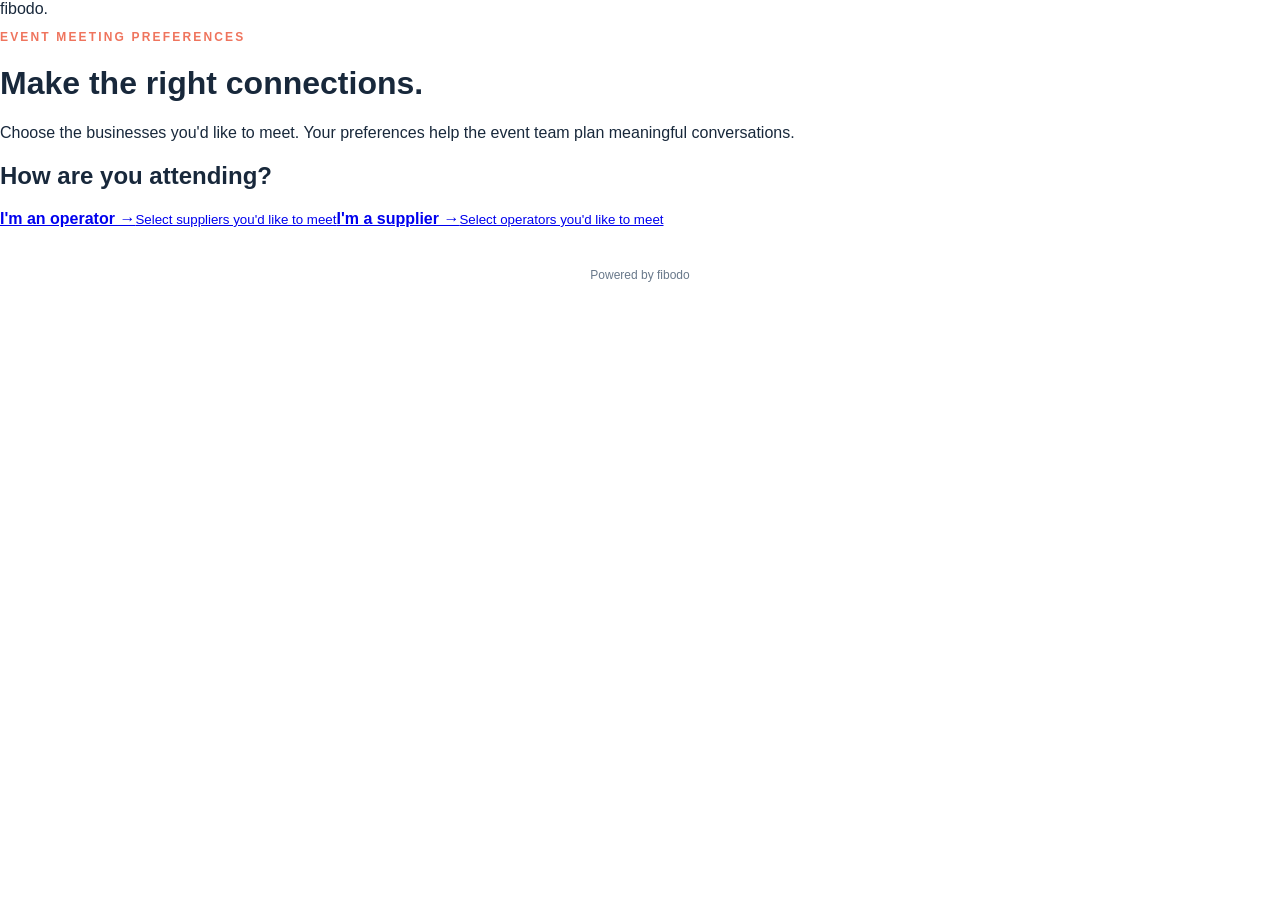
<file: index.html>
<!doctype html>
<html lang="en">

<head>
    <meta charset="utf-8">
    <meta name="viewport" content="width=device-width,initial-scale=1">
    <title>Meeting Selector | fibodo</title>
    <link rel="stylesheet" href="styles.css">
</head>

<body>
    <main class="wrap">
        <header>
            <div class="brand">fibodo<span>.</span></div>
            <p class="eyebrow">EVENT MEETING PREFERENCES</p>
            <h1>Make the right connections.</h1>
            <p class="intro">Choose the businesses you'd like to meet. Your preferences help the event team plan
                meaningful conversations.</p>
        </header>
        <section class="panel">
            <div id="choice">
                <h2>How are you attending?</h2>
                <div class="roles"><a class="role" href="operators.html"><strong>I'm an operator →</strong><small>Select
                            suppliers you'd like to meet</small></a><a class="role" href="suppliers.html"><strong>I'm a
                            supplier →</strong><small>Select operators you'd like to meet</small></a></div>
            </div>
        </section>
        <footer>Powered by fibodo</footer>
    </main>
</body>

</html>
</file>
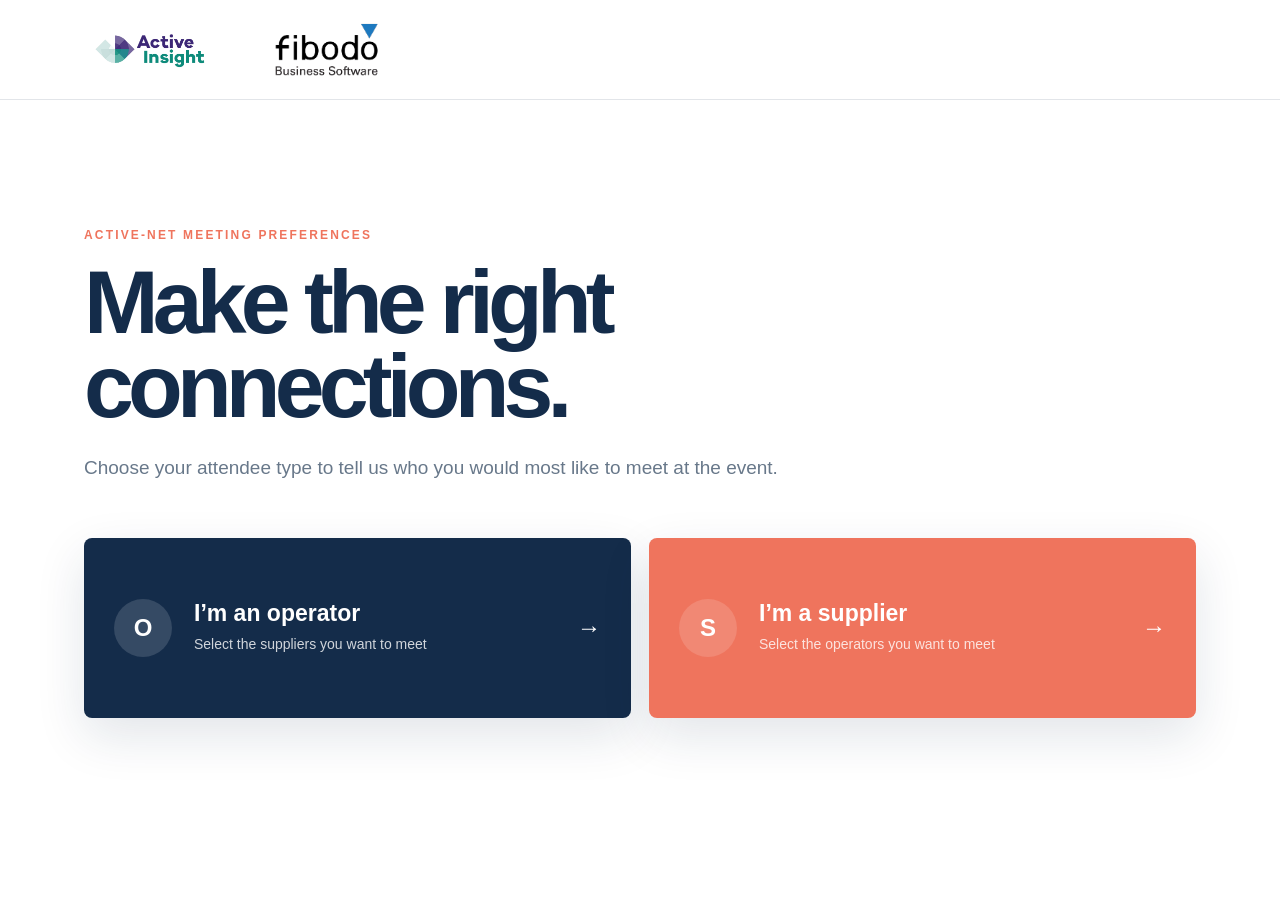
<file: active-insight-scotland.html>
<!doctype html>
<html lang="en">
<head>
  <meta charset="utf-8">
  <meta name="viewport" content="width=device-width, initial-scale=1">
  <meta name="description" content="Choose your active-net meeting preferences.">
  <title>fibodo Meeting Selector</title>
  <link rel="stylesheet" href="active-styles.css">
</head>
<body>
  <main class="site-shell">
    <header class="brand-header">
      <div class="brand-logos">
        <img class="active-insight-logo" src="ACT232-active-insight-logo_jpg-e1696514725689.jpg" alt="Active Insight">
        <a href="index.html" aria-label="Meeting preferences home"><img class="fibodo-logo" src="fibodo-logo.svg" alt="fibodo"></a>
      </div>
    </header>
    <section class="welcome">
      <div class="eyebrow">active-net meeting preferences</div>
      <h1>Make the right connections.</h1>
      <p>Choose your attendee type to tell us who you would most like to meet at the event.</p>
      <div class="journey-grid">
        <a href="operators.html" class="journey-card"><span class="journey-icon">O</span><span><strong>I’m an operator</strong><small>Select the suppliers you want to meet</small></span><b aria-hidden="true">→</b></a>
        <a href="suppliers.html" class="journey-card coral"><span class="journey-icon">S</span><span><strong>I’m a supplier</strong><small>Select the operators you want to meet</small></span><b aria-hidden="true">→</b></a>
      </div>
    </section>
  </main>
</body>
</html>
</file>
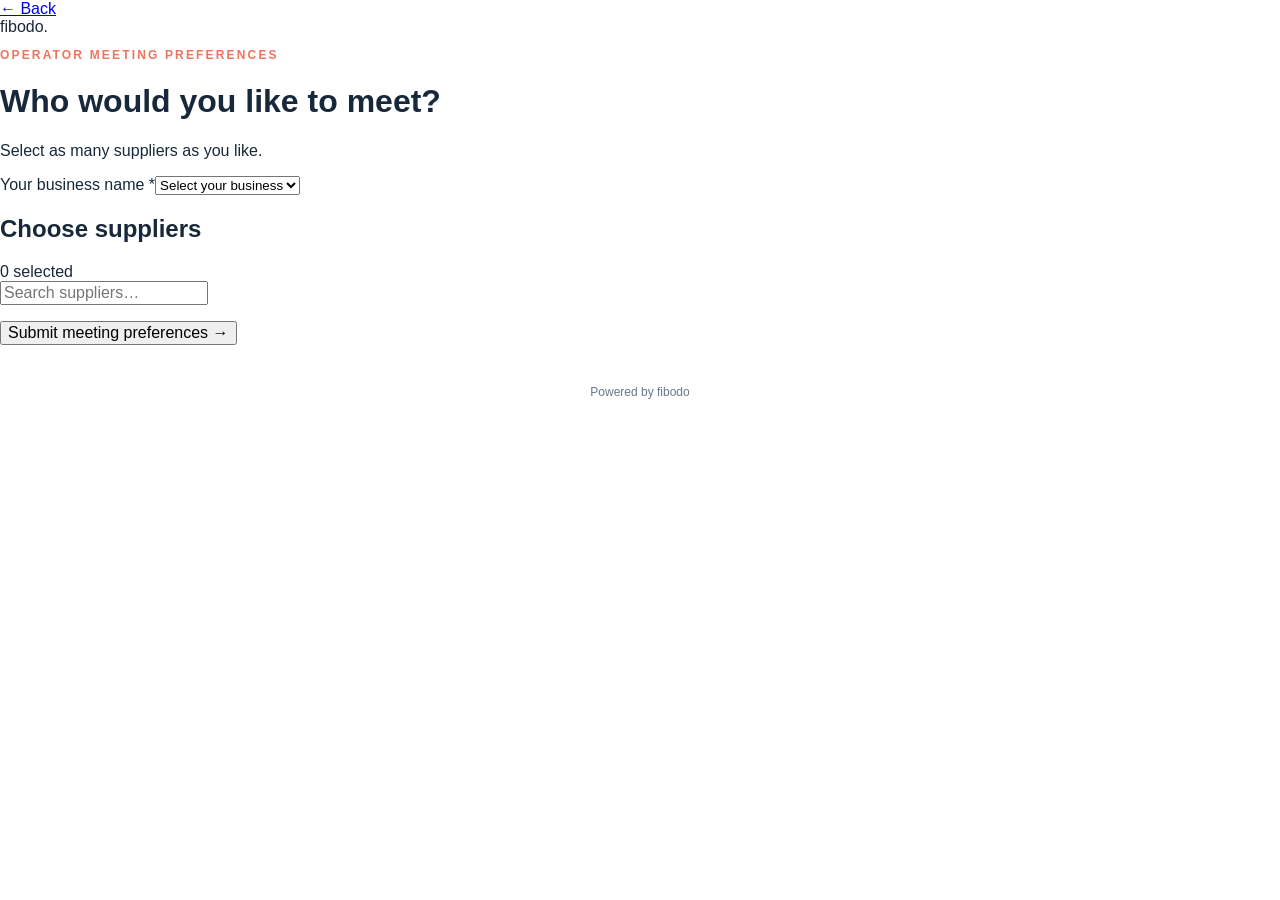
<file: operators.html>
<!doctype html><html lang="en"><head><meta charset="utf-8"><meta name="viewport" content="width=device-width,initial-scale=1"><title>Operator preferences | fibodo</title><link rel="stylesheet" href="styles.css"></head><body data-role="Operator"><main class="wrap"><header><a class="back" href="index.html">← Back</a><div class="brand">fibodo<span>.</span></div><p class="eyebrow">OPERATOR MEETING PREFERENCES</p><h1>Who would you like to meet?</h1><p class="intro">Select as many suppliers as you like.</p></header><section class="panel"><form id="meetingForm"><label for="business">Your business name <span aria-hidden="true">*</span></label><select id="business" required><option value="">Select your business</option></select><a id="ownWebsite" class="own-website" target="_blank" rel="noopener noreferrer" hidden></a><div class="listheading"><h2>Choose suppliers</h2><span id="count">0 selected</span></div><input id="search" type="search" placeholder="Search suppliers…" aria-label="Search suppliers"><div id="options" class="options"></div><p id="status" class="status" role="status" aria-live="polite"></p><button id="submit" type="submit">Submit meeting preferences →</button></form></section><footer>Powered by fibodo</footer></main><script src="script.js"></script></body></html>
</file>
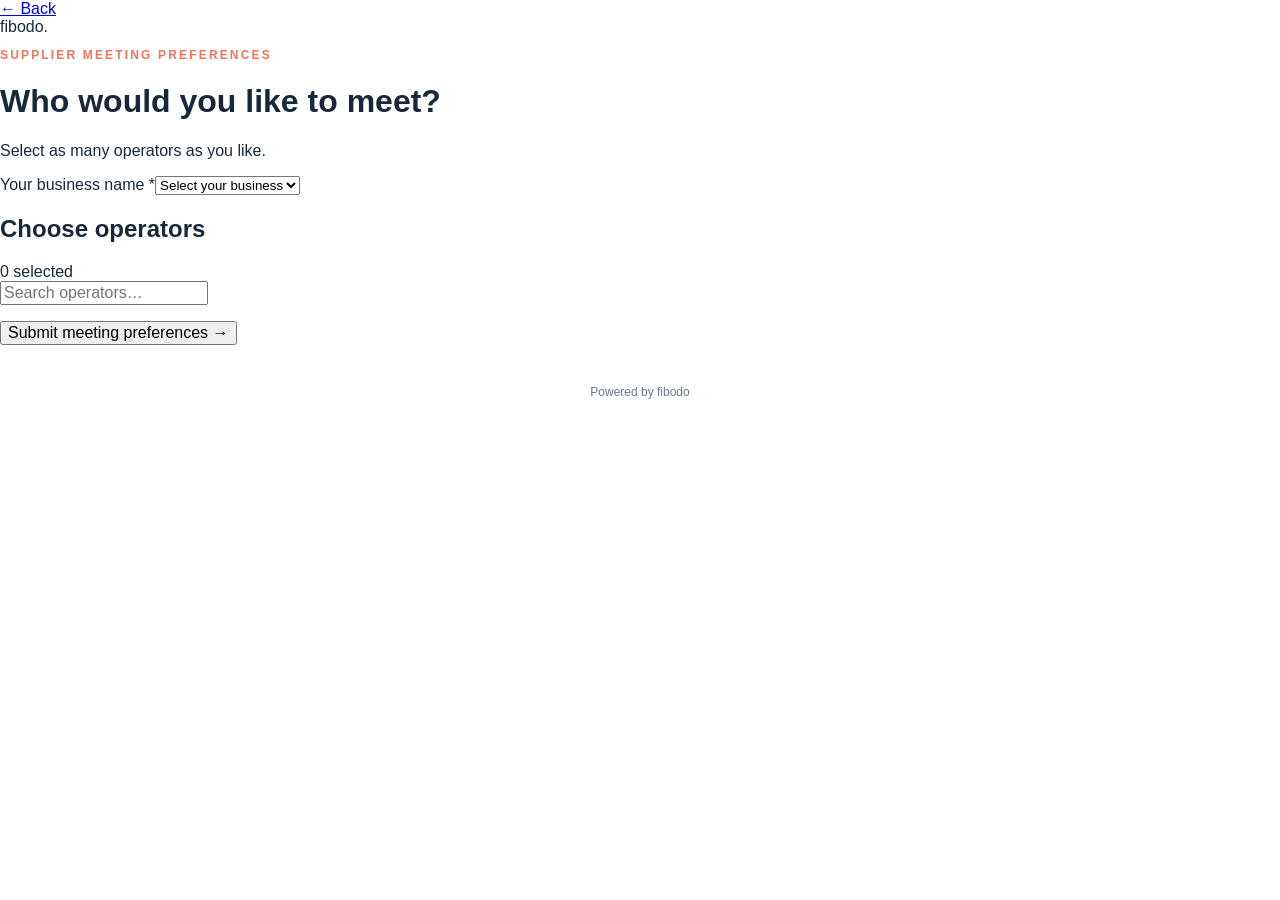
<file: suppliers.html>
<!doctype html>
<html lang="en">

<head>
    <meta charset="utf-8">
    <meta name="viewport" content="width=device-width,initial-scale=1">
    <title>Supplier preferences | fibodo</title>
    <link rel="stylesheet" href="styles.css">
</head>

<body data-role="Supplier">
    <main class="wrap">
        <header><a class="back" href="index.html">← Back</a>
            <div class="brand">fibodo<span>.</span></div>
            <p class="eyebrow">SUPPLIER MEETING PREFERENCES</p>
            <h1>Who would you like to meet?</h1>
            <p class="intro">Select as many operators as you like.</p>
        </header>
        <section class="panel">
            <form id="meetingForm"><label for="business">Your business name <span
                        aria-hidden="true">*</span></label><select id="business" required>
                    <option value="">Select your business</option>
                </select><a id="ownWebsite" class="own-website" target="_blank" rel="noopener noreferrer" hidden></a>
                <div class="listheading">
                    <h2>Choose operators</h2><span id="count">0 selected</span>
                </div><input id="search" type="search" placeholder="Search operators…" aria-label="Search operators">
                <div id="options" class="options"></div>
                <p id="status" class="status" role="status" aria-live="polite"></p><button id="submit"
                    type="submit">Submit meeting preferences →</button>
            </form>
        </section>
        <footer>Powered by fibodo</footer>
    </main>
    <script src="script.js"></script>
</body>

</html>
</file>
<file: styles.css>
:root{--navy:#142c4a;--coral:#ef745d;--aqua:#59c7cc;--cream:#f4f1ea;--ink:#18283b;--muted:#68788a;--line:#dce3e8;--white:#fff}*{box-sizing:border-box}html{scroll-behavior:smooth}body{margin:0;background:var(--white);color:var(--ink);font-family:Arial,Helvetica,sans-serif}button,input{font:inherit}[hidden]{display:none!important}.site-shell{min-height:100vh;background:var(--white)}
.brand-header{min-height:100px;display:flex;align-items:center;justify-content:flex-end;padding:16px clamp(24px,6vw,88px);border-bottom:1px solid rgba(20,44,74,.12);background:var(--white)}.brand-logos{display:flex;align-items:center;justify-content:flex-end;gap:clamp(14px,2vw,28px)}.brand-logos a{display:flex;align-items:center}.fibodo-logo,.active-insight-logo{display:block;width:clamp(112px,12vw,150px);height:56px;object-fit:contain}
.welcome,.success-card{max-width:1160px;margin:0 auto;padding:clamp(72px,10vw,140px) 24px}.welcome h1,.form-hero h1,.success-card h1{color:var(--navy);font-size:clamp(48px,7vw,92px);line-height:.94;letter-spacing:-.065em;margin:18px 0 24px;max-width:900px}.welcome>p,.form-hero>p,.success-card p{color:var(--muted);font-size:19px;line-height:1.65;max-width:720px}.eyebrow{color:var(--coral);font-size:12px;font-weight:800;letter-spacing:.18em;text-transform:uppercase}.journey-grid{display:grid;grid-template-columns:1fr 1fr;gap:18px;margin-top:54px}.journey-card{min-height:180px;display:grid;grid-template-columns:auto 1fr auto;align-items:center;gap:22px;padding:30px;border-radius:8px;color:white;background:var(--navy);text-decoration:none;box-shadow:0 18px 50px rgba(20,44,74,.12);transition:transform .2s,box-shadow .2s}.journey-card:hover{transform:translateY(-4px);box-shadow:0 24px 60px rgba(20,44,74,.2)}.journey-card.coral{background:var(--coral)}.journey-icon{display:grid;place-items:center;width:58px;height:58px;border-radius:50%;background:rgba(255,255,255,.14);font-size:24px;font-weight:800}.journey-card strong,.journey-card small{display:block}.journey-card strong{font-size:23px;margin-bottom:8px}.journey-card small{opacity:.8;font-size:14px;line-height:1.4}.journey-card>b{font-size:24px}
.form-hero{background:var(--navy);color:white;padding:42px max(24px,calc((100vw - 1080px)/2)) 64px;position:relative;overflow:hidden}.form-hero:after{content:"";position:absolute;width:280px;height:280px;border:72px solid var(--aqua);border-radius:50%;right:-90px;top:-110px;opacity:.2}.hero-grid{display:grid;grid-template-columns:minmax(0,1.02fr) minmax(360px,.98fr);gap:clamp(44px,7vw,88px);position:relative;z-index:1}.hero-heading{padding-top:10px}.form-hero h1{color:white;font-size:clamp(44px,5.6vw,70px);line-height:.98;max-width:650px;margin:16px 0 24px;position:relative;z-index:1}.hero-heading>p:not(.hero-lead){color:#cbd8e4;font-size:17px;line-height:1.65;max-width:580px}.hero-lead{color:white;font-size:clamp(22px,2.5vw,30px);font-weight:800;letter-spacing:-.03em;margin:0 0 14px}.hero-details{align-self:start;background:rgba(255,255,255,.08);border:1px solid rgba(255,255,255,.14);border-radius:12px;padding:clamp(24px,3vw,34px);box-shadow:0 24px 60px rgba(4,15,29,.18);backdrop-filter:blur(3px)}.hero-details>p{color:#e5edf4;font-size:15px;line-height:1.62;margin:0 0 16px}.hero-details .deadline{display:inline-flex;align-items:center;gap:10px;background:var(--aqua);color:var(--navy);border-radius:100px;padding:8px 14px;font-size:13px;font-weight:800;margin:2px 0 18px}.deadline span{font-size:10px;letter-spacing:.1em;text-transform:uppercase;border-right:1px solid rgba(20,44,74,.25);padding-right:10px}.hero-details .reassurance{border-left:3px solid var(--coral);padding-left:16px;margin-top:22px}.hero-details .thank-you{color:white;font-size:17px;font-weight:800;margin:20px 0 0}.back-link{color:#fff;display:inline-flex;gap:8px;align-items:center;text-decoration:none;font-size:14px;margin-bottom:38px;opacity:.75}.meeting-form{max-width:1080px;margin:0 auto;padding:64px 24px 0}fieldset{border:0;padding:0;margin:0 0 60px;min-width:0}legend,.selection-heading h2{color:var(--navy);font-size:30px;font-weight:800;letter-spacing:-.04em;margin-bottom:28px}.field-grid{display:grid;grid-template-columns:1fr 1fr;gap:22px}.field-grid label>span{display:block;font-size:13px;font-weight:700;margin-bottom:9px}.field-grid input,.search-box input{width:100%;height:54px;border-radius:5px;background:white;border:1px solid var(--line);padding:0 16px;outline:none}.field-grid input:focus,.search-box input:focus{border-color:var(--aqua);box-shadow:0 0 0 3px rgba(89,199,204,.18)}
.selection-heading{display:flex;justify-content:space-between;align-items:center;gap:24px}.selection-heading h2{margin:0}.selection-heading p{color:var(--muted);font-size:14px;line-height:1.5;margin:8px 0 0}.selection-count{flex:none;background:#dceff0;color:var(--navy);font-size:12px;font-weight:800;padding:9px 13px;border-radius:100px}.search-box{display:block;position:relative;margin:26px 0 18px}.search-box>span:first-child{position:absolute;left:16px;top:13px;font-size:24px;color:var(--muted);z-index:2}.search-box input{padding-left:48px}.company-grid{display:grid;grid-template-columns:repeat(3,1fr);gap:12px}.company-option{min-height:78px;background:#fff;border:1px solid var(--line);border-radius:6px;padding:14px;display:grid;grid-template-columns:42px 1fr auto;gap:12px;align-items:center;font-size:14px;font-weight:700;cursor:pointer;transition:border .18s,transform .18s,box-shadow .18s}.company-option:hover{border-color:var(--aqua);transform:translateY(-1px);box-shadow:0 8px 24px rgba(20,44,74,.07)}.company-option:has(input:checked){border-color:var(--coral);box-shadow:0 7px 22px rgba(239,116,93,.12)}.company-option:has(input:disabled){opacity:.48;cursor:not-allowed}.company-mark{width:42px;height:42px;display:grid;place-items:center;border-radius:50%;background:var(--navy);color:white;font-size:17px}.company-option input{appearance:none;width:22px;height:22px;border:1px solid #aebbc7;border-radius:4px;display:grid;place-content:center;cursor:pointer}.company-option input:before{content:"✓";color:white;font-size:15px;font-weight:900;transform:scale(0);transition:transform .12s}.company-option input:checked{background:var(--coral);border-color:var(--coral)}.company-option input:checked:before{transform:scale(1)}.company-option input:focus-visible{outline:3px solid rgba(89,199,204,.4);outline-offset:2px}.company-option input:disabled{cursor:not-allowed}
.submit-bar{position:sticky;bottom:0;background:var(--white);box-shadow:0 -10px 35px rgba(20,44,74,.09);border-radius:8px 8px 0 0;padding:18px 22px;display:flex;align-items:center;justify-content:space-between;z-index:5}.submit-bar>div{display:flex;align-items:baseline;gap:8px}.submit-bar strong{color:var(--coral);font-size:24px}.submit-bar span{color:var(--muted);font-size:13px}.submit-bar button{height:49px;padding:0 25px;border:0;border-radius:4px;background:var(--coral);color:#fff;font-weight:800;cursor:pointer}.submit-bar button:hover{background:#dc624d}.submit-bar button:disabled{background:#a9b2ba;cursor:not-allowed}.form-error{color:#b42318;text-align:right;margin:10px 0 0;font-size:14px}.empty-state{text-align:center;padding:40px;color:var(--muted)}footer{text-align:center;color:var(--muted);padding:40px 24px;font-size:12px}footer strong{color:var(--navy)}.success-card{text-align:center;max-width:760px}.success-tick{display:grid;place-items:center;width:58px;height:58px;border-radius:50%;background:var(--coral);color:white;font-size:30px;margin:0 auto 28px}.success-card h1{font-size:72px}.success-card p{margin:0 auto 28px}.success-card a{color:var(--navy);font-weight:800}.sr-only{position:absolute;width:1px;height:1px;padding:0;margin:-1px;overflow:hidden;clip:rect(0,0,0,0);white-space:nowrap;border:0}
@media(max-width:900px){.hero-grid{grid-template-columns:1fr;gap:34px}.hero-heading>p:not(.hero-lead){max-width:680px}.hero-details{max-width:680px}}@media(max-width:800px){.journey-grid,.field-grid{grid-template-columns:1fr}.company-grid{grid-template-columns:1fr 1fr}.brand-header{min-height:84px}.meeting-form{padding-top:44px}.form-hero{padding-top:34px}.back-link{margin-bottom:36px}}@media(max-width:560px){.brand-header{padding-block:12px}.brand-logos{gap:12px}.fibodo-logo,.active-insight-logo{width:100px;height:48px}.company-grid{grid-template-columns:1fr}.journey-card{min-height:150px;padding:22px;grid-template-columns:auto 1fr}.journey-card>b{display:none}.submit-bar{margin:0 -10px}.submit-bar span{display:none}.selection-heading{align-items:flex-start;flex-direction:column;gap:15px}.welcome h1{font-size:54px}.form-hero h1{font-size:42px}.hero-details{padding:22px}.hero-details .deadline{align-items:flex-start;flex-direction:column;gap:3px;border-radius:8px}.deadline span{border-right:0;padding-right:0}.success-card h1{font-size:58px}}@media(prefers-reduced-motion:reduce){*{scroll-behavior:auto!important;transition:none!important}}
</file>
<file: active-styles.css>
:root{--navy:#142c4a;--coral:#ef745d;--aqua:#59c7cc;--cream:#f4f1ea;--ink:#18283b;--muted:#68788a;--line:#dce3e8;--white:#fff}*{box-sizing:border-box}html{scroll-behavior:smooth}body{margin:0;background:var(--white);color:var(--ink);font-family:Arial,Helvetica,sans-serif}button,input{font:inherit}[hidden]{display:none!important}.site-shell{min-height:100vh;background:var(--white)}
.brand-header{min-height:100px;display:flex;align-items:center;justify-content:flex-start;padding:16px clamp(24px,6vw,88px);border-bottom:1px solid rgba(20,44,74,.12);background:var(--white)}.brand-logos{display:flex;align-items:center;justify-content:flex-start;gap:clamp(14px,2vw,28px)}.brand-logos a{display:flex;align-items:center}.fibodo-logo,.active-insight-logo{display:block;width:clamp(112px,12vw,150px);height:56px;object-fit:contain}
.welcome,.success-card{max-width:1160px;margin:0 auto;padding:clamp(72px,10vw,140px) 24px}.welcome h1,.form-hero h1,.success-card h1{color:var(--navy);font-size:clamp(48px,7vw,92px);line-height:.94;letter-spacing:-.065em;margin:18px 0 24px;max-width:900px}.welcome>p,.form-hero>p,.success-card p{color:var(--muted);font-size:19px;line-height:1.65;max-width:720px}.eyebrow{color:var(--coral);font-size:12px;font-weight:800;letter-spacing:.18em;text-transform:uppercase}.journey-grid{display:grid;grid-template-columns:1fr 1fr;gap:18px;margin-top:54px}.journey-card{min-height:180px;display:grid;grid-template-columns:auto 1fr auto;align-items:center;gap:22px;padding:30px;border-radius:8px;color:white;background:var(--navy);text-decoration:none;box-shadow:0 18px 50px rgba(20,44,74,.12);transition:transform .2s,box-shadow .2s}.journey-card:hover{transform:translateY(-4px);box-shadow:0 24px 60px rgba(20,44,74,.2)}.journey-card.coral{background:var(--coral)}.journey-icon{display:grid;place-items:center;width:58px;height:58px;border-radius:50%;background:rgba(255,255,255,.14);font-size:24px;font-weight:800}.journey-card strong,.journey-card small{display:block}.journey-card strong{font-size:23px;margin-bottom:8px}.journey-card small{opacity:.8;font-size:14px;line-height:1.4}.journey-card>b{font-size:24px}
.form-hero{background:var(--navy);color:white;padding:42px max(24px,calc((100vw - 1080px)/2)) 64px;position:relative;overflow:hidden}.form-hero:after{content:"";position:absolute;width:280px;height:280px;border:72px solid var(--aqua);border-radius:50%;right:-90px;top:-110px;opacity:.2}.hero-grid{display:grid;grid-template-columns:minmax(0,1.02fr) minmax(360px,.98fr);gap:clamp(44px,7vw,88px);position:relative;z-index:1}.hero-heading{padding-top:10px}.form-hero h1{color:white;font-size:clamp(44px,5.6vw,70px);line-height:.98;max-width:650px;margin:16px 0 24px;position:relative;z-index:1}.hero-heading>p:not(.hero-lead){color:#cbd8e4;font-size:17px;line-height:1.65;max-width:580px}.hero-lead{color:white;font-size:clamp(22px,2.5vw,30px);font-weight:800;letter-spacing:-.03em;margin:0 0 14px}.hero-details{align-self:start;background:rgba(255,255,255,.08);border:1px solid rgba(255,255,255,.14);border-radius:12px;padding:clamp(24px,3vw,34px);box-shadow:0 24px 60px rgba(4,15,29,.18);backdrop-filter:blur(3px)}.hero-details>p{color:#e5edf4;font-size:15px;line-height:1.62;margin:0 0 16px}.hero-details .deadline{display:inline-flex;align-items:center;gap:10px;background:var(--aqua);color:var(--navy);border-radius:100px;padding:8px 14px;font-size:13px;font-weight:800;margin:2px 0 18px}.deadline span{font-size:10px;letter-spacing:.1em;text-transform:uppercase;border-right:1px solid rgba(20,44,74,.25);padding-right:10px}.hero-details .reassurance{border-left:3px solid var(--coral);padding-left:16px;margin-top:22px}.hero-details .thank-you{color:white;font-size:17px;font-weight:800;margin:20px 0 0}.back-link{color:#fff;display:inline-flex;gap:8px;align-items:center;text-decoration:none;font-size:14px;margin-bottom:38px;opacity:.75}.meeting-form{max-width:1080px;margin:0 auto;padding:64px 24px 0}fieldset{border:0;padding:0;margin:0 0 60px;min-width:0}legend,.selection-heading h2{color:var(--navy);font-size:30px;font-weight:800;letter-spacing:-.04em;margin-bottom:28px}.field-grid{display:grid;grid-template-columns:1fr 1fr;gap:22px}.field-grid label>span{display:block;font-size:13px;font-weight:700;margin-bottom:9px}.field-grid input,.search-box input{width:100%;height:54px;border-radius:5px;background:white;border:1px solid var(--line);padding:0 16px;outline:none}.field-grid input:focus,.search-box input:focus{border-color:var(--aqua);box-shadow:0 0 0 3px rgba(89,199,204,.18)}
.selection-heading{display:flex;justify-content:space-between;align-items:center;gap:24px}.selection-heading h2{margin:0}.selection-heading p{color:var(--muted);font-size:14px;line-height:1.5;margin:8px 0 0}.selection-count{flex:none;background:#dceff0;color:var(--navy);font-size:12px;font-weight:800;padding:9px 13px;border-radius:100px}.search-box{display:block;position:relative;margin:26px 0 18px}.search-box>span:first-child{position:absolute;left:16px;top:13px;font-size:24px;color:var(--muted);z-index:2}.search-box input{padding-left:48px}.company-grid{display:grid;grid-template-columns:repeat(3,1fr);gap:12px}.company-option{min-height:78px;background:#fff;border:1px solid var(--line);border-radius:6px;padding:14px;display:grid;grid-template-columns:42px 1fr auto;gap:12px;align-items:center;font-size:14px;font-weight:700;cursor:pointer;transition:border .18s,transform .18s,box-shadow .18s}.company-option:hover{border-color:var(--aqua);transform:translateY(-1px);box-shadow:0 8px 24px rgba(20,44,74,.07)}.company-option:has(input:checked){border-color:var(--coral);box-shadow:0 7px 22px rgba(239,116,93,.12)}.company-option:has(input:disabled){opacity:.48;cursor:not-allowed}.company-mark{width:42px;height:42px;display:grid;place-items:center;border-radius:50%;background:var(--navy);color:white;font-size:17px}.company-details{display:grid;gap:5px}.company-website{width:max-content;color:var(--navy);font-size:12px;font-weight:600;text-decoration:underline;text-underline-offset:2px}.company-website:hover{color:var(--coral)}.company-option input{appearance:none;width:22px;height:22px;border:1px solid #aebbc7;border-radius:4px;display:grid;place-content:center;cursor:pointer}.company-option input:before{content:"✓";color:white;font-size:15px;font-weight:900;transform:scale(0);transition:transform .12s}.company-option input:checked{background:var(--coral);border-color:var(--coral)}.company-option input:checked:before{transform:scale(1)}.company-option input:focus-visible{outline:3px solid rgba(89,199,204,.4);outline-offset:2px}.company-option input:disabled{cursor:not-allowed}
.submit-bar{position:sticky;bottom:0;background:var(--white);box-shadow:0 -10px 35px rgba(20,44,74,.09);border-radius:8px 8px 0 0;padding:18px 22px;display:flex;align-items:center;justify-content:space-between;z-index:5}.submit-bar>div{display:flex;align-items:baseline;gap:8px}.submit-bar strong{color:var(--coral);font-size:24px}.submit-bar span{color:var(--muted);font-size:13px}.submit-bar button{height:49px;padding:0 25px;border:0;border-radius:4px;background:var(--coral);color:#fff;font-weight:800;cursor:pointer}.submit-bar button:hover{background:#dc624d}.submit-bar button:disabled{background:#a9b2ba;cursor:not-allowed}.form-error{color:#b42318;text-align:right;margin:10px 0 0;font-size:14px}.empty-state{text-align:center;padding:40px;color:var(--muted)}footer{text-align:center;color:var(--muted);padding:40px 24px;font-size:12px}footer strong{color:var(--navy)}.success-card{text-align:center;max-width:760px}.success-tick{display:grid;place-items:center;width:58px;height:58px;border-radius:50%;background:var(--coral);color:white;font-size:30px;margin:0 auto 28px}.success-card h1{font-size:72px}.success-card p{margin:0 auto 28px}.success-card a{color:var(--navy);font-weight:800}.sr-only{position:absolute;width:1px;height:1px;padding:0;margin:-1px;overflow:hidden;clip:rect(0,0,0,0);white-space:nowrap;border:0}
@media(max-width:900px){.hero-grid{grid-template-columns:1fr;gap:34px}.hero-heading>p:not(.hero-lead){max-width:680px}.hero-details{max-width:680px}}@media(max-width:800px){.journey-grid,.field-grid{grid-template-columns:1fr}.company-grid{grid-template-columns:1fr 1fr}.brand-header{min-height:84px}.meeting-form{padding-top:44px}.form-hero{padding-top:34px}.back-link{margin-bottom:36px}}@media(max-width:560px){.brand-header{padding-block:12px}.brand-logos{gap:12px}.fibodo-logo,.active-insight-logo{width:100px;height:48px}.company-grid{grid-template-columns:1fr}.journey-card{min-height:150px;padding:22px;grid-template-columns:auto 1fr}.journey-card>b{display:none}.submit-bar{margin:0 -10px}.submit-bar span{display:none}.selection-heading{align-items:flex-start;flex-direction:column;gap:15px}.welcome h1{font-size:54px}.form-hero h1{font-size:42px}.hero-details{padding:22px}.hero-details .deadline{align-items:flex-start;flex-direction:column;gap:3px;border-radius:8px}.deadline span{border-right:0;padding-right:0}.success-card h1{font-size:58px}}@media(prefers-reduced-motion:reduce){*{scroll-behavior:auto!important;transition:none!important}}
</file>
